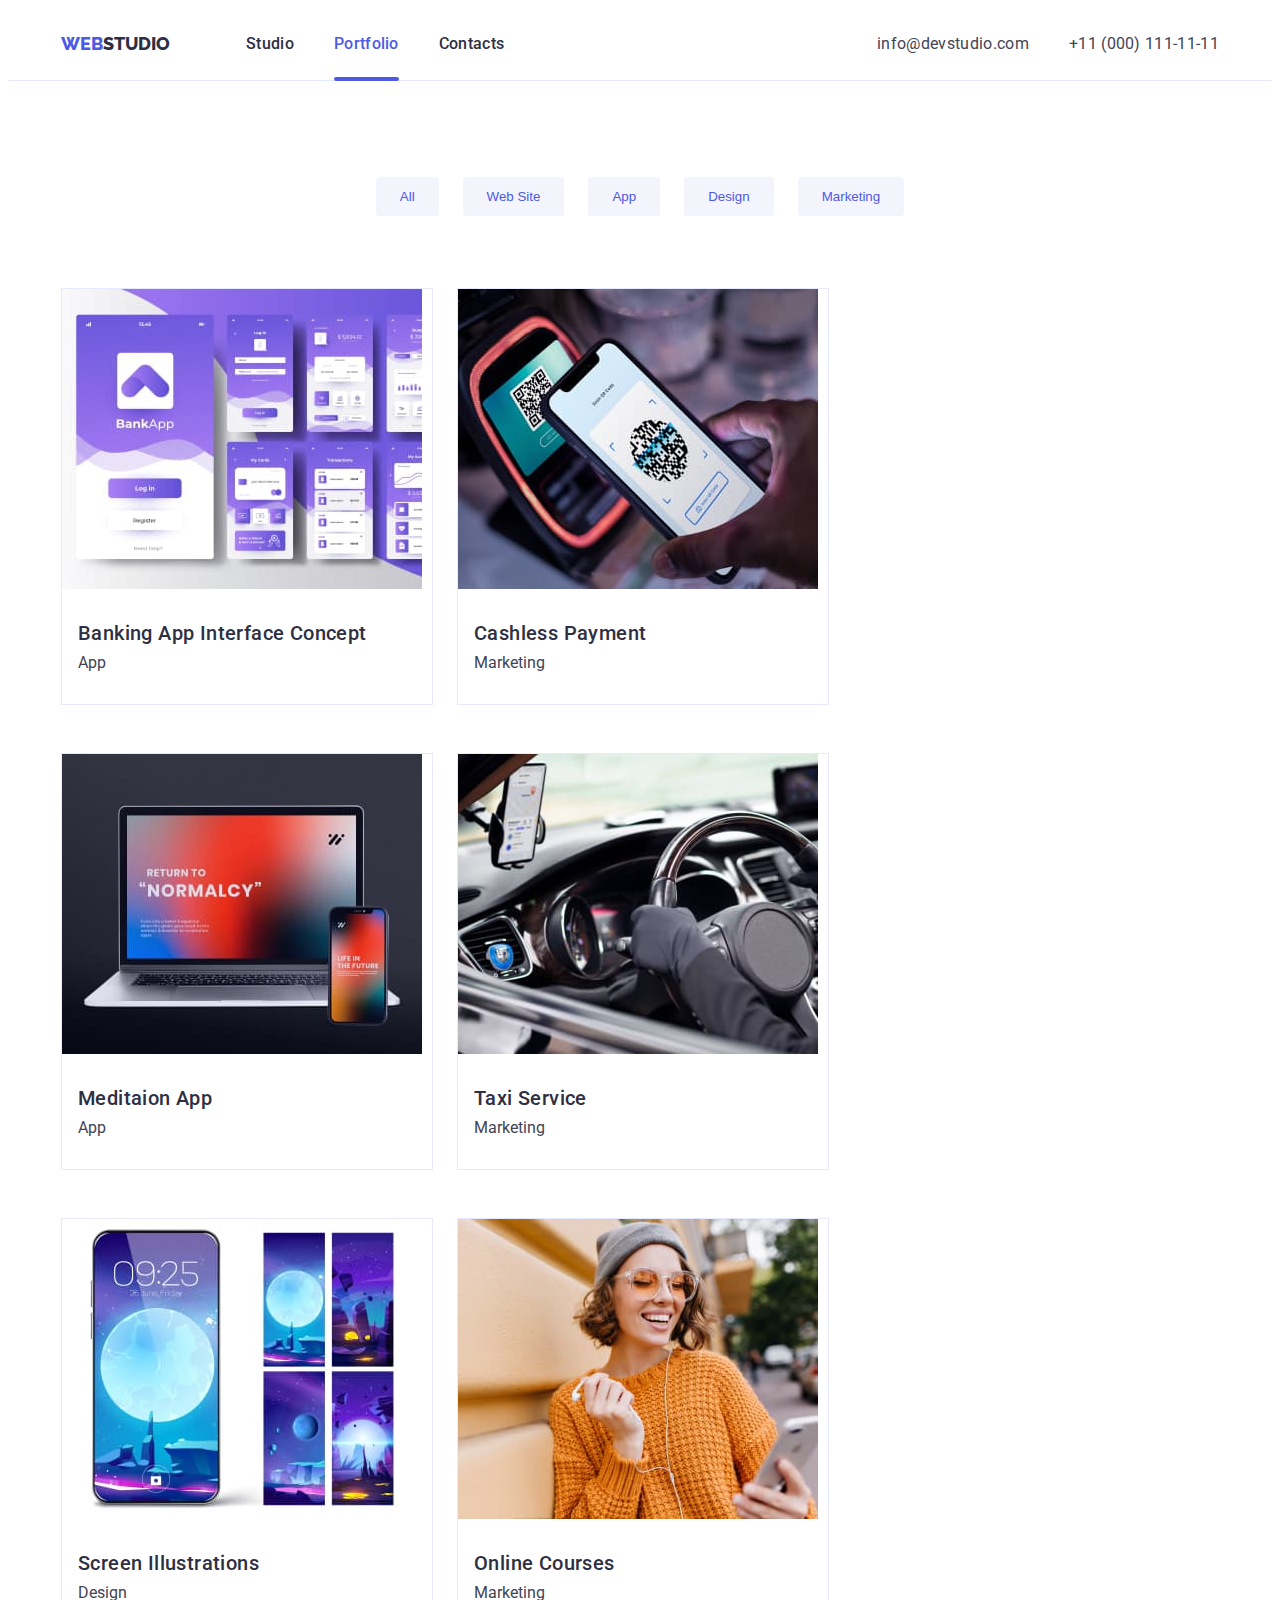
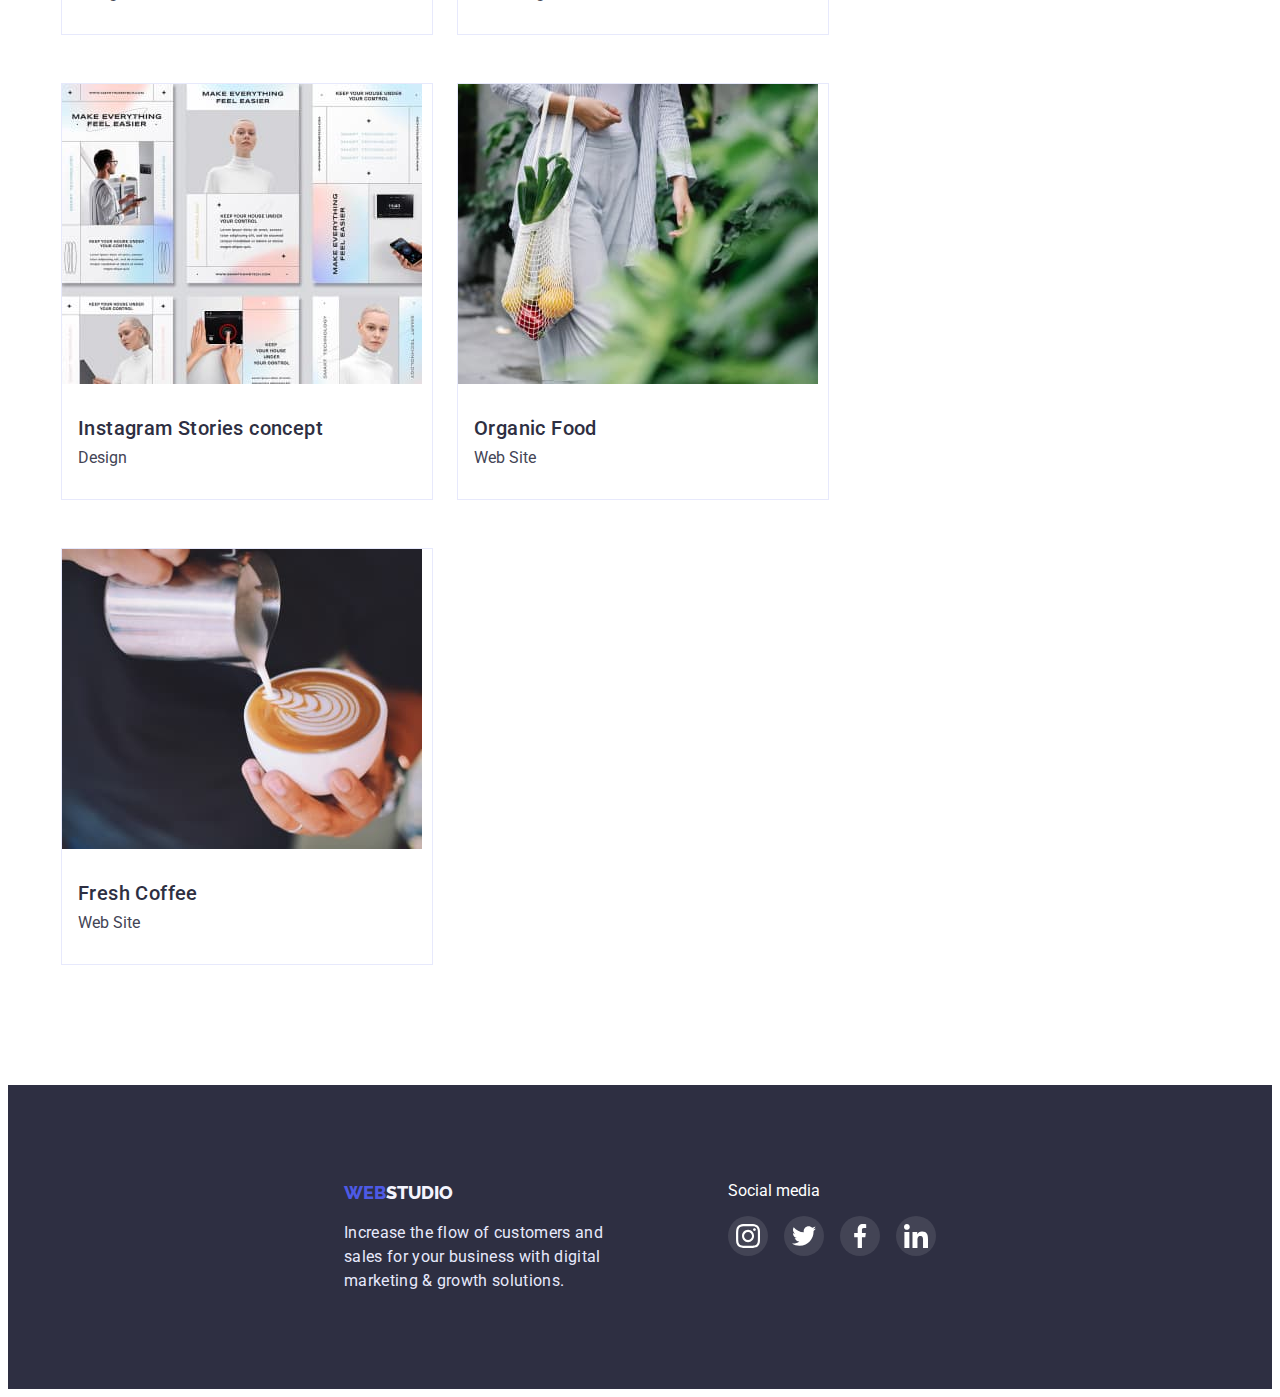
<file: portfolio.html>
<!DOCTYPE html>
<html lang="en">
  <head>
    <meta charset="UTF-8" />
    <meta http-equiv="X-UA-Compatible" content="IE=edge" />
    <meta name="viewport" content="width=device-width, initial-scale=1.0" />
    <title>Document</title>
    <link
      href="https://fonts.googleapis.com/css2?family=Raleway:wght@800&family=Roboto:wght@400;500;700;900&display=swap"
      rel="stylesheet"
    />
    <link
      rel="stylesheet"
      href="https://cdnjs.cloudflare.com/ajax/libs/modern-normalize/1.1.0/modern-normalize.min.css"
      integrity="sha512-wpPYUAdjBVSE4KJnH1VR1HeZfpl1ub8YT/NKx4PuQ5NmX2tKuGu6U/JRp5y+Y8XG2tV+wKQpNHVUX03MfMFn9Q=="
      crossorigin="anonymous"
      referrerpolicy="no-referrer"
    />
    <link rel="stylesheet" href="./css/styles.css" />
  </head>
  <body>
    <header class="header">
      <div class="container header-wrapper">
        <a href="./index.html" class="logo link"
          >Web<span class="logo-black">Studio</span></a
        >
        <nav class="nav">
          <ul class="nav-list list">
            <li class="nav-item">
              <a class="nav-link link" href="./index.html">Studio</a>
            </li>
            <li class="nav-item">
              <a class="nav-link link current" href="./portfolio.html"
                >Portfolio</a
              >
            </li>
            <li class="nav-item">
              <a class="nav-link link" href="">Contacts</a>
            </li>
          </ul>
        </nav>
        <address class="address">
          <ul class="address-list list">
            <li>
              <a class="address-link link" href="mailto:info@devstudio.com"
                >info@devstudio.com</a
              >
            </li>
            <li>
              <a class="address-link link" href="tel:+110001111111"
                >+11 (000) 111-11-11</a
              >
            </li>
          </ul>
        </address>
      </div>
    </header>
    <main>
      <section class="projects">
        <div class="container">
          <h1 class="visually-hidden">Projects</h1>
          <ul class="projects-filters-list list grid">
            <li>
              <button class="projects-filter btn" type="button">All</button>
            </li>
            <li>
              <button class="projects-filter btn" type="button">
                Web Site
              </button>
            </li>
            <li>
              <button class="projects-filter btn" type="button">App</button>
            </li>
            <li>
              <button class="projects-filter btn" type="button">Design</button>
            </li>
            <li>
              <button class="projects-filter btn" type="button">
                Marketing
              </button>
            </li>
          </ul>
          <ul class="projects-list list grid">
            <li class="projects-item">
              <div class="projects-thumb">
                <p class="projects-item-hover section-text">
                  14 Stylish and User-Friendly App Design Concepts · Task
                  Manager App · Calorie Tracker App · Exotic Fruit Ecommerce App
                  · Cloud Storage App
                </p>
                <img
                  class="projects-image"
                  src="./images/portfolio/banking-app.jpg"
                  width="360"
                  alt="banking app"
                />
              </div>

              <div class="projects-card-text">
                <h2 class="projects-title section-subtitle">
                  Banking App Interface Concept
                </h2>
                <p class="section-text-portfolio">App</p>
              </div>
            </li>
            <li class="projects-item">
              <div class="projects-thumb">
                <p class="projects-item-hover section-text">
                  14 Stylish and User-Friendly App Design Concepts · Task
                  Manager App · Calorie Tracker App · Exotic Fruit Ecommerce App
                  · Cloud Storage App
                </p>
                <img
                  class="projects-image"
                  src="./images/portfolio/cashless-payment.jpg"
                  width="360"
                  alt="cashless payment"
                />
              </div>
              <div class="projects-card-text">
                <h2 class="projects-title section-subtitle">
                  Cashless Payment
                </h2>
                <p class="section-text-portfolio">Marketing</p>
              </div>
            </li>
            <li class="projects-item">
              <div class="projects-thumb">
                <p class="projects-item-hover section-text">
                  14 Stylish and User-Friendly App Design Concepts · Task
                  Manager App · Calorie Tracker App · Exotic Fruit Ecommerce App
                  · Cloud Storage App
                </p>
                <img
                  class="projects-image"
                  src="./images/portfolio/meditation-app.jpg"
                  width="360"
                  alt="meditation app"
                />
              </div>

              <div class="projects-card-text">
                <h2 class="projects-title section-subtitle">Meditaion App</h2>
                <p class="section-text-portfolio">App</p>
              </div>
            </li>
            <li class="projects-item">
              <div class="projects-thumb">
                <p class="projects-item-hover section-text">
                  14 Stylish and User-Friendly App Design Concepts · Task
                  Manager App · Calorie Tracker App · Exotic Fruit Ecommerce App
                  · Cloud Storage App
                </p>
                <img
                  class="projects-image"
                  src="./images/portfolio/taxi-service.jpg"
                  width="360"
                  alt="taxi service"
                />
              </div>

              <div class="projects-card-text">
                <h2 class="projects-title section-subtitle">Taxi Service</h2>
                <p class="section-text-portfolio">Marketing</p>
              </div>
            </li>
            <li class="projects-item">
              <div class="projects-thumb">
                <p class="projects-item-hover section-text">
                  14 Stylish and User-Friendly App Design Concepts · Task
                  Manager App · Calorie Tracker App · Exotic Fruit Ecommerce App
                  · Cloud Storage App
                </p>
                <img
                  class="projects-image"
                  src="./images/portfolio/screen-illustrations.jpg"
                  width="360"
                  alt="screen illustrations"
                />
              </div>

              <div class="projects-card-text">
                <h2 class="projects-title section-subtitle">
                  Screen Illustrations
                </h2>
                <p class="section-text-portfolio">Design</p>
              </div>
            </li>
            <li class="projects-item">
              <div class="projects-card">
                <div class="projects-thumb">
                  <p class="projects-item-hover section-text">
                    14 Stylish and User-Friendly App Design Concepts · Task
                    Manager App · Calorie Tracker App · Exotic Fruit Ecommerce
                    App · Cloud Storage App
                  </p>
                  <img
                    class="projects-image"
                    src="./images/portfolio/online-courses.jpg"
                    width="360"
                    alt="online courses"
                  />
                </div>

                <div class="projects-card-text">
                  <h2 class="projects-title section-subtitle">
                    Online Courses
                  </h2>
                  <p class="section-text-portfolio">Marketing</p>
                </div>
              </div>
            </li>
            <li class="projects-item">
              <div class="projects-thumb">
                <p class="projects-item-hover section-text">
                  14 Stylish and User-Friendly App Design Concepts · Task
                  Manager App · Calorie Tracker App · Exotic Fruit Ecommerce App
                  · Cloud Storage App
                </p>
                <img
                  class="projects-image"
                  src="./images/portfolio/instagram-stories.jpg"
                  width="360"
                  alt="Instagram stories"
                />
              </div>

              <div class="projects-card-text">
                <h2 class="projects-title section-subtitle">
                  Instagram Stories concept
                </h2>
                <p class="section-text-portfolio">Design</p>
              </div>
            </li>
            <li class="projects-item">
              <div class="projects-thumb">
                <p class="projects-item-hover section-text">
                  14 Stylish and User-Friendly App Design Concepts · Task
                  Manager App · Calorie Tracker App · Exotic Fruit Ecommerce App
                  · Cloud Storage App
                </p>
                <img
                  class="projects-image"
                  src="./images/portfolio/organic-food.jpg"
                  width="360"
                  alt="organic food"
                />
              </div>

              <div class="projects-card-text">
                <h2 class="projects-title section-subtitle">Organic Food</h2>
                <p class="section-text-portfolio">Web Site</p>
              </div>
            </li>
            <li class="projects-item">
              <div class="projects-thumb">
                <p class="projects-item-hover section-text">
                  14 Stylish and User-Friendly App Design Concepts · Task
                  Manager App · Calorie Tracker App · Exotic Fruit Ecommerce App
                  · Cloud Storage App
                </p>
                <img
                  class="projects-image"
                  src="./images/portfolio/fresh-coffee.jpg"
                  width="360"
                  alt="fresh coffee"
                />
              </div>

              <div class="projects-card-text">
                <h2 class="projects-title section-subtitle">Fresh Coffee</h2>
                <p class="section-text-portfolio">Web Site</p>
              </div>
            </li>
          </ul>
        </div>
      </section>
    </main>
    <footer class="footer">
      <div class="footer-wrapper container">
        <div class="footer-block">
          <a href="./index.html" class="logo link"
            >Web<span class="logo-white">Studio</span></a
          >
          <p class="footer-text">
            Increase the flow of customers and sales for your business with
            digital marketing & growth solutions.
          </p>
        </div>
        <div class="footer-social">
          <p class="footer-social-text">Social media</p>
          <ul class="footer-social-buttons list">
            <li class="footer-social-button">
              <a href="" class="footer-social-link">
                <svg
                  class="icon-social"
                  width="24"
                  height="24"
                  aria-label="Instagram"
                >
                  <use href="./images/icons.svg#icon-instagram"></use>
                </svg>
              </a>
            </li>
            <li class="footer-social-button">
              <a href="" class="footer-social-link">
                <svg
                  class="icon-social"
                  width="24"
                  height="24"
                  aria-label="Twitter"
                >
                  <use href="./images/icons.svg#icon-twitter"></use>
                </svg>
              </a>
            </li>
            <li class="footer-social-button">
              <a href="" class="footer-social-link">
                <svg
                  class="icon-social"
                  width="24"
                  height="24"
                  aria-label="Facebook"
                >
                  <use href="./images/icons.svg#icon-facebook"></use>
                </svg>
              </a>
            </li>
            <li class="footer-social-button">
              <a href="" class="footer-social-link">
                <svg
                  class="icon-social"
                  width="24"
                  height="24"
                  aria-label="LinkedIn"
                >
                  <use href="./images/icons.svg#icon-linkedin"></use>
                </svg>
              </a>
            </li>
          </ul>
        </div>
      </div>
    </footer>
  </body>
</html>
</file>
<file: css/styles.css>
/* main styles */

:root {
   
    /* color palette */
    --dark-color: #2E2F42;
    --white-color: #FFFFFF;
    --primary-brand-color: #4D5AE5;
    --pressed-state-color: #404BBF;
    --success-color: #31D0AA;
    --text-color: #434455;
    --subtle-text-color: #8E8F99;
    --accent-color: #E7E9FC;
    --light-color: #F4F4FD;

    /* other */
    --item: 4;
    --indent: 24px;
    --indent-wider: 40px;
    --section-indent: 120px;
}

body {
    background-color: var(--white-color);
    font-family: Roboto, sans-serif;
    font-size: 16px;
    color: var(--text-color);
}

h1, h2, h3, h4, h5, h6, p, a, li {
    margin: 0;
}

.list {
    list-style: none;
    margin: 0;
    padding: 0;
}

.link {
    text-decoration: none;
}

.link:hover,
.link:focus {
    color:var(--primary-brand-color)
}

.btn {
background-color: var(--pressed-state-color);
    color: var(--white-color);
    cursor: pointer;
}

.visually-hidden {
    position: absolute;
    width: 1px;
    height: 1px;
    margin: -1px;
    border: 0;
    padding: 0;
    white-space: nowrap;
    clip-path: inset(100%);
    clip: rect(0 0 0 0);
    overflow: hidden;
}

/* main */

.container {
    padding-left: 15px;
    padding-right: 15px;
    margin: 0 auto;
    justify-content: center;
}

@media screen and (min-width: 320px) {
    .container {
        max-width: 428px;
        padding: 0 16px;
    }
}

@media screen and (min-width: 768px) {
    .container {
        max-width: 736px;
    }
}

@media screen and (min-width: 1200px) {
    .container {
        max-width: 1158px;
        padding: 0 15px;
    }
}

/* header */

.header {
    padding-top: var(--indent);
padding-bottom: var(--indent);
    border-bottom: 1px solid var(--accent-color);
}

.logo {
    font-family: 'Raleway', sans-serif;
    font-weight: 800;
    text-transform: uppercase;
    color: var(--primary-brand-color);
    font-size: 18px;
    line-height: 1.33;
    margin-right: 76px;
}

.logo-black {
    color: var(--dark-color);
}

.nav-link {
    font-weight: 500;
    line-height: 1.5;
    letter-spacing: 0.02em;
    color: var(--dark-color); 
    transition: color 250ms cubic-bezier(0.4, 0, 0.2, 1);
}

.nav-list {
    display: flex;
    gap: var(--indent-wider);    
}

.nav {
    margin-right: auto;
}

.nav-link.current {
    position: relative;
    color: var(--primary-brand-color);
}

.nav-link.current:after {
    position: absolute;
    display: block;
    bottom: -28px;
    left: 0;

    content: "";
    background-color: var(--primary-brand-color);
    width: 100%;
    height: 4px;
    border-radius: 2px;
}

.address-link {
    font-style: normal;
    line-height: 1.5;
    letter-spacing: 0.02em;
    color: var(--text-color);
    transition: color 250ms cubic-bezier(0.4, 0, 0.2, 1);
}

@media screen and (min-width:768px) and (max-width:1199px) {
    .address-link {
        font-size: 12px;;
    }

    .nav-link.current:after {
        bottom: -22px;
    }

    .address-list {
        margin-bottom: 0;
        margin-top: 0;
        padding: 0;
    }
}

.header-wrapper {
    display: flex;
    align-items: center;
}

@media screen and (max-width:767px) {
    .nav, .address {
        display: none;
    }

    .header-wrapper {
        justify-content: left;
    }

    
}

@media screen and (min-width:768px) and (max-width:1200px) {
.header {
    padding-bottom: 10px;
}
}

@media screen and (min-width:1200px) {
    .address-list {
        display: flex;
        gap: var(--indent-wider);
}
}

/* hero section */

.hero {
    text-align: center;
    justify-content: center;
    background-color: var(--dark-color);
    padding-top: 188px;
    padding-bottom: 188px;

    background-position: center;
    background-repeat: no-repeat;
    background-size: cover;        
    max-width: 1440px;

    justify-content: center;
    margin-left: auto;
    margin-right: auto;
}

    /* Phone screen up to 480px */
@media screen and (min-width: 320px) {
    .hero {
background-image: linear-gradient(to top,
            rgba(46, 47, 66, 0.7),
            rgba(46, 47, 66, 0.7)), url(../images/hero/hero_mob@2x.jpg);
}
}

@media (min-device-pixel-ratio: 2),
(min-resolution: 192dpi),
(min-resolution: 2dppx) {
    .hero {
        background-image: linear-gradient(to top,
                rgba(46, 47, 66, 0.7),
                rgba(46, 47, 66, 0.7)), url(../images/hero/hero_mob@2x.jpg);
    }
}

/* Device up to 768px */
@media screen and (min-width: 481px) {
    .hero {
        background-image: linear-gradient(to top,
                rgba(46, 47, 66, 0.7),
                rgba(46, 47, 66, 0.7)), url(../images/hero/hero_tab@1x.jpg);
    }

    @media (min-device-pixel-ratio: 2),
    (min-resolution: 192dpi),
    (min-resolution: 2dppx) {
        .price {
            background-image: linear-gradient(to top,
                    rgba(46, 47, 66, 0.7),
                    rgba(46, 47, 66, 0.7)), url(../images/hero/hero_tab@2x.jpg);
        }
    }
}

/* Device form 769px to 1600px */
@media screen and (min-width: 769px) {
    .hero {
        background-image: linear-gradient(to top,
                rgba(46, 47, 66, 0.7),
                rgba(46, 47, 66, 0.7)), url(../images/hero/hero_desktop@1x.jpg);
    }

    @media (min-device-pixel-ratio: 2),
    (min-resolution: 192dpi),
    (min-resolution: 2dppx) {
        .price {
            background-image: linear-gradient(to top,
                    rgba(46, 47, 66, 0.7),
                    rgba(46, 47, 66, 0.7)), url(../images/hero/hero_desktop@1x.jpg);
        }
    }
}

.hero-title {
    letter-spacing: 0.02em;
    text-align: center;
    justify-content: center;
    color: var(--white-color);
    
}


@media screen and (min-width: 320px) {
    .hero-title {
        font-size: 36px;
        line-height: calc(40/36);
            margin-bottom: 72px;
    }
}

@media screen and (max-width: 768px) {
    .hero {
        padding-top: 112px;
        padding-bottom: 112px;
        padding-left: 54px;
        padding-right: 54px;
    }
}

@media screen and (min-width: 768px) {
    .hero-title {
        font-size: 56px;
        line-height: calc(60/56); 
            margin-bottom: 40px;
    }
}

@media screen and (min-width: 1200px) {
    .hero-title {
        margin-bottom: 48px;
    }
}

.hero-button {
    font-size: 16px; 
    Line-height: 1.17;
    letter-spacing: 0.04em;
    color: var(--white-color);
    background-color: var(--primary-brand-color);
    margin: 0;
    border: none;
    border-radius: 4px;
    padding: 16px 32px;
    transition: background-color 250ms cubic-bezier(0.4, 0, 0.2, 1);
}

.hero-button:hover,
.hero-button:focus {
    background-color: var(--pressed-state-color);
}

/* sections */

.section-title {
    font-size: 36px;
    line-height: 1.11;
    letter-spacing: 0.02em;
    text-transform: capitalize;
    color: var(--dark-color);
    margin: 0;
    margin-bottom: 72px;
    padding: 0;
}

.section-subtitle {
    font-weight: 500;
    font-size: 20px;
    line-height: 1.2;
    letter-spacing: 0.02em;
    color: var(--dark-color);
    margin: 0;
    padding: 0;
    margin-bottom: 8px;
}

@media screen and (max-width:1199px) {
    .section-subtitle {
        font-size: 36px;
        line-height: calc(40/36);
        letter-spacing: 0.02em;
        font-weight: 700;
        color: var(--dark-color);
        text-align: center;
        margin-bottom: 8px;
    }
}

.section-text {
    line-height: 1.5;
    letter-spacing: 0.02em;
    font-weight: 500;
    /* margin: 0;
    padding: 0;
    text-align: left; */
}


/* strength */

/* .strength {
    padding-top: var(--section-indent);
    padding-bottom: var(--section-indent);
} */

/* @media screen and (max-width:767px) {
    .strength {
        margin-bottom: 96px;
    }
} */


@media screen and (min-width:320px) {
    .strength {
        padding-top: 96px;
        padding-bottom: 96px;
    }
}

/* @media screen and (min-width:428px) {
    .strength {
        padding-top: 96px;
        padding-bottom: 96px;
    }
} */

@media screen and (max-width:767.98px) {
    .strength-item:not(:last-child) {
        margin-bottom: 72px;
    }
}

@media screen and (min-width:768px) {
    .strength-title {
        text-align: left;
    }

    .strength-list {
        display: flex;
        flex-wrap: wrap;
        gap: 72px 24px;
    }    

    .strength-item {
        width: calc((100% - 32px)/2);
    }

        /* .strength-item:nth-child(-n+2) {
            margin-bottom: 72px;
        } */

    .strength-text {
        line-height: 1.5;
        letter-spacing: 0.02em;
    }
        
}

@media screen and (min-width:1200px) {
    .strength-item {
    width: 264px;
    }
    .strength {
        padding-top: 120px;
        padding-bottom: 120px;
    }
}

@media screen and (min-width:768px) and (max-width:1199px) {
.strength-list
{
        display: flex;
        justify-content: center;
        margin-left: auto;
        margin-right: auto;
        gap: 72px 24px;
    }
}

/* @media screen and (max-width:767px) {
.strength-list {
    flex-direction: column;
}
} */

@media screen and (max-width:1199px) {
    .strength-text {
        font-weight: 500;
    }


}

.strength-block {
    display: flex;
    align-items: center;
    justify-content: center;
    background-color: var(--light-color);
    height: 112px;
    margin-bottom: 8px;
}

@media screen and (max-width:1199px) {
    .strength-block {
        display: none;
    }       
  
}


/* examples */

.examples {
    padding-bottom: var(--section-indent);
}

.examples-list {
    display: flex;
    justify-content: center;
    margin-left: auto;
    margin-right: auto;
    gap: 24px;
}

@media screen and (max-width:1199px) {
    .examples {
        display: none;
    }
}

.examples-title {
    text-align: center;
}

.examples-image {
    display: block;
    max-width: 100%;
    height: auto;
}


/* team */

.team {
    background-color: var(--light-color);
    /* padding-top: var(--section-indent);
    padding-bottom: var(--section-indent); */
    text-align: center;
    justify-content: center;
}

.team-member-title {
            font-size: 20px;
            font-weight: 500;
        }

@media screen and (min-width:320px) {
    .team-title {
        margin-bottom: 72px;
    }

    .team {
        padding-top: 96px;
        padding-bottom: 128px;
    }


}

/* @media screen and (min-width:428px) {
    .team-title {
        margin-bottom: 72px;
    }
    .team {
        padding-top: 96px;
        padding-bottom: 128px;
    }

        .team-member-title {
            font-size: 20px;
        }
} */

.team-list {
    display: flex;
}

.team-member {
    padding-bottom: 32px;
    background-color: var(--white-color);
    width: 264px;
    border-radius: 4px;
    box-shadow: 
        0px 2px 1px rgba(46, 47, 66, 0.08),
        0px 1px 1px rgba(46, 47, 66, 0.16),
        0px 1px 6px rgba(46, 47, 66, 0.08);

}


@media screen and (max-width:767.98px) {
.team-member:not(:last-child) {
    margin-bottom: 72px;
    
}
.team-list {
        flex-direction: column;
        align-items: center;
}

}


@media screen and (min-width:768px) {
    .team-list {
        display: flex;
        flex-wrap: wrap;
        justify-content: center;
        gap: 72px 24px;
    }
.team {
    padding-bottom: 104px;
}
}
.team .section-text {
    text-align: center;
    margin-bottom: 8px;
}

/* @media screen and (min-width:768px) {
    .team-list {
        
        max-width: 1128px;
        margin-left: auto;
        margin-right: auto;
    }
} */

@media screen and (min-width:1200px) {
    .team {
        padding-top: 120px;
        padding-bottom: 120px;
    }

            }

.team-image {
    display: block;
    max-width: 100%;
    height: auto;
    margin: 0;
    margin-bottom: 32px;
}



.team-social-buttons {
    display: flex;
    gap: 24px;
    align-items: center;
    justify-content: center;

}

.team-social-link {
    display: flex;
    justify-content: center;
    align-items: center;
    background-color: var(--primary-brand-color);
    width: 40px;
    height: 40px;
    border-radius: 50%;

    transition: background-color 250ms cubic-bezier(0.4, 0, 0.2, 1);

}

.team-social-link:hover,
.team-social-link:focus {
    background-color: var(--pressed-state-color);
}

.team-icon-social {
    object-fit: contain;
    fill: var(--white-color);
}

.team-member-position {
    font-size: 16px;
    line-height: calc(24/16);
    font-weight: 400;
}

/* customers */


@media screen and (min-width:320px) {
    .customers {
        padding-top: 96px;
        padding-bottom: 96px;
    }
}

/* @media screen and (min-width:428px) {
    .customers {
        padding-top: 96px;
        padding-bottom: 96px;
    }
} */

@media screen and (min-width:1200px) {
    .customers {
            padding-top: 120px;
            padding-bottom: 120px;
        }
}

.customers-title {
    text-align: center;
    margin-bottom: 72px;
}

.customers-list {
    display: flex;
    flex-wrap: wrap;
    align-items: center;
    justify-content: center;
}



.customers-link {
    display: flex;
    flex-wrap: wrap;
    justify-content: center;
    align-items: center;
    border: 1px solid var(--subtle-text-color);
    border-radius: 4px;
    height: 88px;
    fill: var(--subtle-text-color);

    transition: border-color 250ms cubic-bezier(0.4, 0, 0.2, 1), fill 250ms cubic-bezier(0.4, 0, 0.2, 1);

}

.customers-link:hover,
.customers-link:focus {
    border-color: var(--pressed-state-color);
    fill: var(--pressed-state-color);
}

@media screen and (min-width:320px) and (max-width:479px) {
    .customers-list {
    width:100%;
    gap: 16px;
}
    .customers-item {
    min-width: calc((100% - 16px)/2);
    }
}

@media screen and (min-width:420px) and (max-width:767px) {
    .icon-customers {
        width: 110px;
        height: 56px;
    }
     .customers-list {
    gap: 72px 16px;
    }

    .customers-item {
        width: 190px;
    }
    }

@media screen and (min-width:768px) {
        .customers-item {
            width: 168px;
        }
    }
@media screen and (min-width:768px) and (max-width:1199.98px) {
    .customers-list {
        /* max-width: 552px; */
        margin: 0 auto;
    }

    .customers-item:not(:nth-child(3n)) {
        margin-right: 24px;
    }

    .customers-item:nth-child(-n+3) {
        margin-bottom: 72px;
    }

}

@media screen and (min-width:1200px) {
            .icon-customers {
                width: 104px;
                height: 56px;
            }
            .customers-list {
                gap: 24px;
            }
}

/* footer */

.footer {
    background-color: var(--dark-color);
    padding-top: 96px;
        padding-bottom: 96px;
        text-align: center;
    /* padding: 100px 0; */
}

.logo-white {
    color: var(--light-color);
}

.footer-text {
    color: var(--accent-color);
    line-height: 1.5;
    letter-spacing: 0.02em;
}

.footer .logo {
    display: block;
    /* margin-top: 100px; */
    margin-bottom: 16px;
    margin-right: 0;
}

.footer-social-text {
    color: var(--white-color);
    margin-bottom: 16px;
}

.footer-social-buttons {
    display: flex;
    gap: 16px;
    align-items: center;
  
}

.footer-social-link {
    display:flex;
    justify-content: center;
    align-items: center;
    background-color: rgba(255, 255, 255, 0.1);
    width: 40px;
    height: 40px;
    border-radius: 50%;
    
    transition: background-color 250ms cubic-bezier(0.4, 0, 0.2, 1);

}

.footer-social-link:hover,
.footer-social-link:focus {
    background-color: var(--success-color);
}

.icon-social {
    object-fit: contain;
    fill: var(--white-color);
}

@media screen and (min-width:320px) and (max-width:767px) {


        .footer-block, .footer-social {
            max-width: 268px;
            margin: 0 auto;
        }

                .footer-block, .footer-tab {
            margin-bottom: 72px;        
                }
}

/* @media screen and (min-width:428px) {
    .footer-block, 
    .footer-social {
        margin-bottom: 72px;
        margin-left: auto;
        margin-right: auto;
    }
    
} */

.footer-email {
    margin-left: auto;
}

.footer-email-text {
    color: var(--white-color);
    margin-bottom: 16px;
}

.footer-form {
    display: flex;
    align-items: center;
}

/* .footer-form-label {
    margin-right: 24px;
} */

.footer-form-input {
    border: 1px solid rgba(255, 255, 255, 0.3);
    width: 264px;
    height: 40px;
    border-radius: 4px;

    padding: 8px 16px;
    background-color: transparent;
    font-size: 12px;
    line-height: 2;

    transition: box-shadow 250ms cubic-bezier(0.4, 0, 0.2, 1);

    color: var(--light-color);

    outline: none;
}

.footer-form-input:hover {
    box-shadow: 0px 4px 4px rgba(0, 0, 0, 0.15);
}

.footer-form-button {
    position: relative;
    border-radius: 4px;
    height: 40px;
    padding: 8px 24px;
    margin: 0;
    border: none;
}

.icon-subscribe {
    fill: #ffffff;
    position: absolute;
    top: 8px;
    right: 24px;
}

.footer-form-button-text {
    display: block;
    margin-right: 40px;
}

@media screen and (max-width:767.98px) {
    /* .footer-email {
        margin-left: auto;
        margin-right: auto;
    } */

    .footer-form-label {
        display: block;
        margin: 16px 0;
    }

    .footer-form-input {
        display: block;
        margin-left: auto;
        margin-right: auto;
    }

    .footer-social-buttons {
            justify-content: center;
        }
}

@media screen and (min-width:768px) {
.footer-wrapper {
    text-align: left;
    width: 552px;
}

.footer-tab {
    display: flex;
}

.footer-block {
    margin-right: 24px;
    width: 264px;

}

.footer-social {
    max-width: 208px;
}

.footer-form-button {
    margin-left: 24px;
}
}

@media screen and (min-width:768px) and (max-width:1199px) {
.footer-tab {
    margin-bottom: 72px;
}
}

@media screen and (min-width:1200px) {
.footer-wrapper {
    display: flex;
    margin-left: auto;
    margin-right: auto;
    width: 1128px;
}

    .footer-block {
            margin-right: 120px;
            width: 264px;
        }
    
        .footer-social {
            max-width: 208px;
        }
    
        .footer-form {
            display: flex;
            margin-left: auto;
            max-width: 453px;
        }

        .footer-form-button {
            margin-left: 24px;
        }

        .footer-email {
            margin-left: auto;
        }

}


/* portfolio page */

.projects {
    padding-top: 96px;
    padding-bottom: var(--section-indent);
}

.projects-filter {
    font-style: inherit;
    background-color: var(--light-color);
    color: var(--primary-brand-color);
    cursor: pointer;

    border: none;
    border-radius: 4px;
    padding: 12px 24px;

    transition: background-color 250ms cubic-bezier(0.4, 0, 0.2, 1), 
    color 250ms cubic-bezier(0.4, 0, 0.2, 1),
    box-shadow 250ms cubic-bezier(0.4, 0, 0.2, 1);

}

.projects-filter:hover,
.projects-filter:focus,
.projects-filter:active
 {
    background-color: var(--pressed-state-color);
    color: var(--white-color);
    box-shadow:
                    0px 2px 2px rgba(0, 0, 0, 0.12),
                    0px 2px 1px rgba(0, 0, 0, 0.08),
                    0px 3px 1px rgba(0, 0, 0, 0.1);
}

.projects-filters-list {
    display: flex;
    align-items: center;
    justify-content: center;
    margin-bottom: 72px;
    gap: var(--indent);
    /* flex-basis: calc((100% - (var(--indent) * (var(--items) - 1))) / var(--items)); */
}


/* projects list */

.projects-list {
    display:flex;
    flex-wrap: wrap;
    gap: 48px 24px;
    }

.projects-item {
    border: 1px solid var(--accent-color);
    width: calc((100% - 48px)/3);

    transition: box-shadow 250ms cubic-bezier(0.4, 0, 0.2, 1);
}


.projects-image {
    display: block;
    max-width: 100%;
    height: auto;
}

.projects-card-text {
    display: block;
    gap: 8px;
    padding: 32px 16px;
}


.projects-item:hover {
    box-shadow:
                    0px 2px 1px rgba(46, 47, 66, 0.08),
                    0px 1px 1px rgba(46, 47, 66, 0.16),
                    0px 1px 6px rgba(46, 47, 66, 0.08);
}

.projects-thumb {
    position: relative;
    overflow: hidden;
    }

.projects-item-hover {
    position: absolute;
    width: 360px;
    height: 300px;
    top: 50%;
    left: 50%;
    transform: translate(-50%, -50%) translateY(100%);
    transition: transform 250ms cubic-bezier(0.4, 0, 0.2, 1), 
            opacity 250ms cubic-bezier(0.4, 0, 0.2, 1);

    background-color: var(--primary-brand-color);
    color: var(--light-color);
    
    opacity: 0;

    padding: 40px 32px 164px 32px;
    
}


.projects-item:hover .projects-item-hover,
.projects-item:focus .projects-item-hover {
    opacity: 1;
    transform: translate(-50%, -50%) translateY(0);
}

/* modal */

.backdrop {
    position: fixed;
    top: 0;
    bottom: 0;
    width: 100%;
    height: 100%;
    background-color: rgba(46, 47, 66, 0.4);
    transition: opacity 250ms cubic-bezier(0.4, 0, 0.2, 1), 
    visibility 250ms cubic-bezier(0.4, 0, 0.2, 1);
}

.backdrop.is-hidden {
    opacity: 0;
    pointer-events: none;
    visibility: hidden;
}

.modal {
    position: absolute;
    top: 50%;
    left: 50%;
    transform: translate(-50%,-50%) scale(1);  
    transition: scale 250ms cubic-bezier(0.4, 0, 0.2, 1);

    min-height: 584px;
    padding: 72px 24px 24px;
    background-color: #fcfcfc;
    box-shadow: 
    0px 2px 1px rgba(0, 0, 0, 0.2), 
    0px 1px 3px rgba(0, 0, 0, 0.12),
    0px 1px 1px rgba(0, 0, 0, 0.14);

}

.backdrop.is-hidden .modal {
    transition: scale(0.9);
}

.modal-close-btn {
    position: absolute;
    display: block;
    top: 24px;
    right: 24px;
    cursor: pointer;

    border-radius: 50%;
    border: 1px solid rgba(0, 0, 0, 0.1);
}

.modal-close {
    fill: #000000;
}

.modal-close-btn:hover,
.modal-close-btn:focus {
    border-color: var(--pressed-state-color);
}

.modal-close-btn:hover .modal-close,
.modal-close-btn:focus .modal-close {
    fill: var(--pressed-state-color);
}

/* callback form */

.modal-title {
    display: block;
    margin-bottom: 16px;

    font-size: 16px;
    line-height: 1.5;
    letter-spacing: 0.02em;
    text-align: center;
    font-weight: 500;
}

.callback-label {
    display: block;
    position: relative;
        padding: 0;
            margin: 0;
    margin-bottom: 8px;
    
    font-size: 12px;
    line-height: 1.5;
    letter-spacing: 0.04em;
    color: var(--subtle-text-color);

}

.icon-modal {
    position: absolute;
    top: 26px;
    left: 16px;
    pointer-events: none;
}

.callback-label:focus-within .icon-modal {
    fill: var(--primary-brand-color);
}

.callback-input {
    display: block;
    width: 100%;
    height: 40px;
    padding-left: 38px;

    border: 1px solid rgba(33, 33, 33, 0.2);
    border-radius: 4px;
}

.callback-input:focus {
    border-color: var(--primary-brand-color);
    outline: none;
}

/* .callback-label:not(:placeholder-shown) .icon-modal {
        position: absolute;
            width: 1px;
            height: 1px;
            margin: -1px;
            border: 0;
            padding: 0;
            white-space: nowrap;
            clip-path: inset(100%);
            clip: rect(0 0 0 0);
            overflow: hidden;
} */

/* comment */
.callback-comment-label {
    font-size: 12px;
    line-height: 1.5;
    color: var(--subtle-text-color);
}

.callback-comment {
    padding: 0;
    margin: 0;
    display: block;
    width: 100%;
    height: 120px;
    resize: none;

    border: 1px solid rgba(33, 33, 33, 0.2);
    border-radius: 4px;

    font-size: 12px;
    line-height: 1.5;

    padding-left: 16px;
    padding-top: 8px;
}

.callback-comment:focus {
    border-color: var(--primary-brand-color);
    outline: none;
}

.callback-comment-field {
    margin-bottom: 16px;
}

/* checkbox */
.checkbox-field {

    position: relative;
    margin-bottom: 24px;
    text-align: center;

    font-size: 12px;
    line-height: 1.5;
    letter-spacing: 0.04em;
}

.checkbox-input {
    appearance: none;
}

.icon-check {
    position: absolute;
    top: 0;
    left: 0;
    
    border: 1.25px solid var(--dark-color);
    border-radius: 2px;

    background-image: url(../images/icons.svg#icon-check);
    fill: #fcfcfc;
    background-repeat: no-repeat;
    background-position: center;
}

.checkbox-input:checked + .icon-check{
    background-color: var(--pressed-state-color);
    background-image: url(../images/icons.svg#icon-check);
}


.modal-link {
    color: var(--primary-brand-color);
}

.modal-btn {
    display: block;
    border-radius: 4px;
    padding: 16px 32px;
    display: block;
    margin-left: auto;
    margin-right: auto;
    width: 169px;
    border: none;
    
    font-size: 16px;
        line-height: 1.5;
        letter-spacing: 0.04em;

    transition: box-shadow 250ms cubic-bezier(0.4, 0, 0.2, 1);
}

.modal-btn:hover,
.modal-btn:focus {
    box-shadow: 0px 4px 4px rgba(0, 0, 0, 0.15);
}

@media screen and (min-width:320px) {
    .modal {
        width: 95%;
    }
    .checkbox-text {
    margin-left: 10px;
}
}

@media screen and (min-width:480px) {
    .modal {
        width: 392px;
    }
}

@media screen and (min-width:768px) {
    .modal {
        width: 408px;
    }
}


/* mobile menu */

/* @media (max-width: 767px) {
    .menu {
        display: none;
    }
} */

.menu-container {
    
    position: fixed;
    top: 0;
    left: 0;
    width: 100vw;
    height: 100vh;

    display: flex;
    flex-direction: column;

    padding-top: 80px;
    padding-left: 40px;
    padding-bottom: 40px;

    background-color: #ffffff;
    z-index: 999;
    overflow: hidden;

    transform: translateX(100%);
    transition: transform 250ms ease-in-out;

    overflow-y: scroll;
}

.menu-container.is-open {
    transform: translateX(0);
}

.menu-container .menu-toggle {
    position: absolute;
    top: 16px;
    right: 16px;
    color: #000000;
}

.mobile-menu-link, .mobile-menu-link-tel {
    display: block;
    font-weight: 700;
    font-size: 36px;
    line-height: calc(40/36);
    letter-spacing: 0.02em;
    margin-bottom: 40px;
    
    color: var(--dark-color);

    transition: color 250ms cubic-bezier(0.4, 0, 0.2, 1);
}

.mobile-menu-nav:last-child {
    margin-bottom: 0;
}

..mobile-menu-link:hover, .mobile-menu-link-tel:hover, .mobile-menu-link-email:focus
..mobile-menu-link:focus, .mobile-menu-link-tel:focus, .mobile-menu-link-email:focus {
    color: var(--pressed-state-color);
}

.mobile-menu-nav {
    margin-bottom: auto;
}

.mobile-menu-link-tel {
    margin-top: auto;
    min-width: 320px;
    color: var(--primary-brand-color);
}

@media screen and (min-width:320px) and (max-width:479px) {
    .mobile-menu-link-tel {
        min-width: 320px;
        width:100%;
        font-size: 30px;
    }
}

.mobile-menu-link-email {
    display: block;
    font-weight: 500;
    font-size: 20px;
    line-height: calc(24/20);
    letter-spacing: 0.02em;
    color: var(--dark-color);

    margin-bottom: 48px;
}

.menu-toggle {
    position: absolute;
    top: 24px;
    right: 24px;
    cursor: pointer;

    background-color: transparent;
    border: none;
}

@media screen and (min-width:768px) {
    .menu-toggle {
        display: none;
    }
}


.mobile-menu-close-btn {
    display: block;
    height: 24px;
    width: 24px;
    border-radius: 50%;
    border: 1px solid rgba(0, 0, 0, 0.1);
}

.mobile-menu-close-btn:hover,
.mobile-menu-close-btn:focus {
    border-color: var(--pressed-state-color);
}

.mobile-menu-close-btn:hover .modal-close,
.mobile-menu-close-btn:focus .modal-close {
    fill: var(--pressed-state-color);
}

.mobile-menu-social-buttons {
    display: flex;
    justify-content: center;
    /* gap: 56px; */
    gap: calc((100% - 40px * 4) / 3);
    justify-content: left;
    max-width: 328px;
</file>
